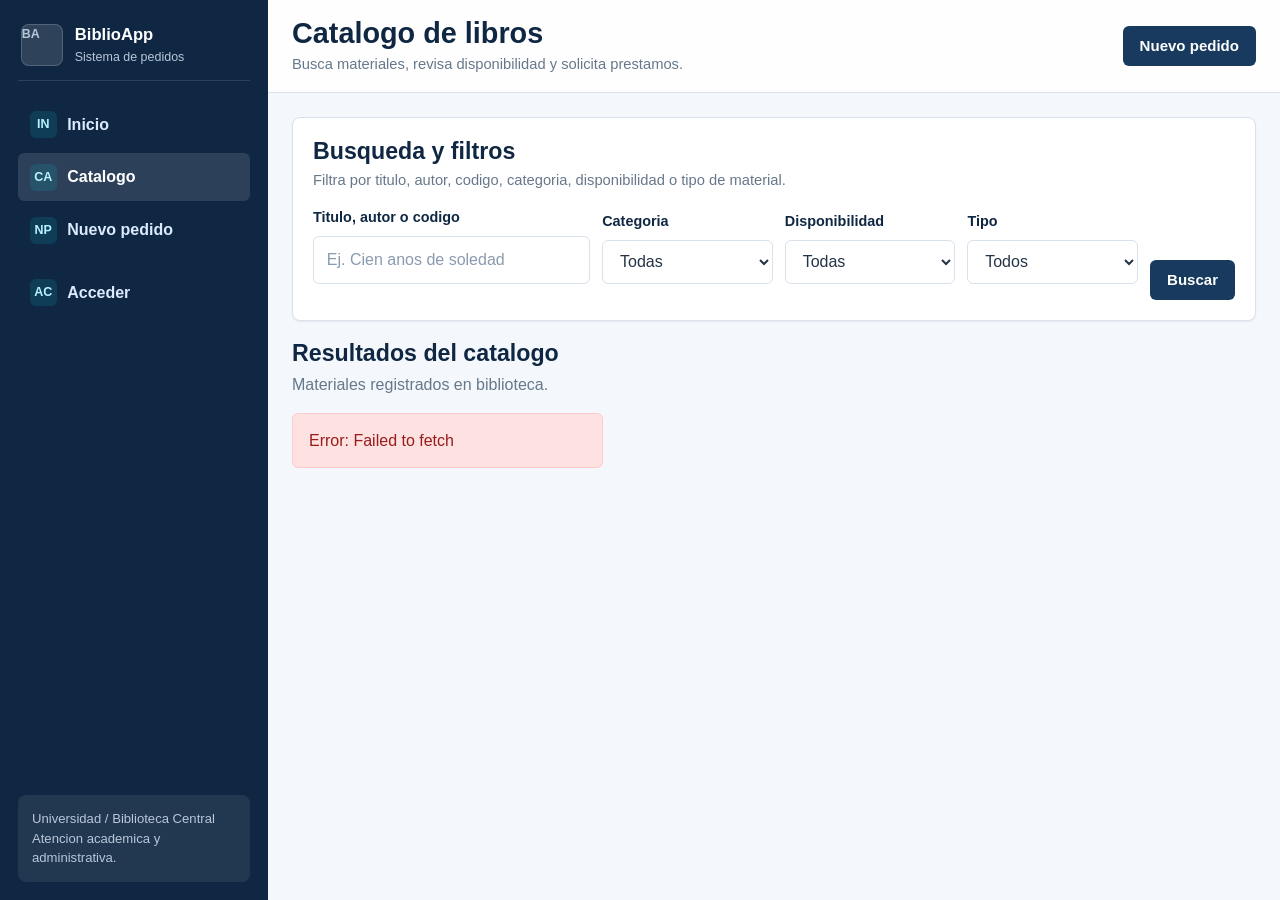
<file: frontend/index.html>
<!DOCTYPE html>
<html lang="es">
<head>
    <meta charset="UTF-8">
    <meta name="viewport" content="width=device-width, initial-scale=1.0">
    <title>BiblioApp - Catalogo de Libros</title>
    <link rel="stylesheet" href="css/styles.css?v=20260620-redesign2">
    <link rel="stylesheet" href="css/components.css?v=20260620-redesign2">
    <link rel="stylesheet" href="css/layout.css?v=20260620-redesign2">
</head>
<body>
    <div class="app-shell">
        <aside class="sidebar">
            <div class="sidebar-brand">
                <span class="brand-mark">BA</span>
                <div>
                    <strong>BiblioApp</strong>
                    <span>Sistema de pedidos</span>
                </div>
            </div>

            <ul class="sidebar-nav" id="navbar-menu">
                <li><a href="dashboard.html"><span class="nav-icon">IN</span>Inicio</a></li>
                <li><a href="index.html" class="active"><span class="nav-icon">CA</span>Catalogo</a></li>
                <li><a href="nuevo-pedido.html"><span class="nav-icon">NP</span>Nuevo pedido</a></li>
                <li><a href="mis-prestamos.html" id="mis-prestamos-link" style="display:none;"><span class="nav-icon">MP</span>Mis pedidos</a></li>
                <li><a href="admin/libros.html" id="admin-libros-link" style="display:none;"><span class="nav-icon">AD</span>Bibliotecario</a></li>
                <li><a href="login.html" id="login-link"><span class="nav-icon">AC</span>Acceder</a></li>
                <li><button id="logout-btn" style="display:none;"><span class="nav-icon">SA</span>Cerrar sesion</button></li>
            </ul>

            <div class="sidebar-footer">Universidad / Biblioteca Central<br>Atencion academica y administrativa.</div>
        </aside>

        <div class="main-area">
            <header class="topbar">
                <div class="topbar-title">
                    <h1>Catalogo de libros</h1>
                    <p>Busca materiales, revisa disponibilidad y solicita prestamos.</p>
                </div>
                <div class="topbar-actions">
                    <a href="nuevo-pedido.html" class="btn btn-primary">Nuevo pedido</a>
                </div>
            </header>

            <main class="page-content">
                <section class="filters-panel">
                    <div class="panel-title">
                        <h2>Busqueda y filtros</h2>
                        <p>Filtra por titulo, autor, codigo, categoria, disponibilidad o tipo de material.</p>
                    </div>
                    <div class="search-form">
                        <div class="form-group">
                            <label for="search-input">Titulo, autor o codigo</label>
                            <input type="text" id="search-input" placeholder="Ej. Cien anos de soledad">
                        </div>
                        <div class="form-group">
                            <label for="category-select">Categoria</label>
                            <select id="category-select">
                                <option value="">Todas</option>
                            </select>
                        </div>
                        <div class="form-group">
                            <label for="availability-filter">Disponibilidad</label>
                            <select id="availability-filter">
                                <option value="">Todas</option>
                                <option value="disponible">Disponible</option>
                                <option value="agotado">Sin stock</option>
                            </select>
                        </div>
                        <div class="form-group">
                            <label for="material-filter">Tipo</label>
                            <select id="material-filter">
                                <option value="">Todos</option>
                                <option value="libro">Libro</option>
                                <option value="tesis">Tesis</option>
                                <option value="revista">Revista</option>
                            </select>
                        </div>
                        <button id="search-btn" class="btn btn-primary">Buscar</button>
                    </div>
                </section>

                <section class="books-section">
                    <div class="page-header">
                        <div>
                            <h2>Resultados del catalogo</h2>
                            <p>Materiales registrados en biblioteca.</p>
                        </div>
                    </div>
                    <div id="books-container" class="books-grid">
                        <div class="empty-state">Cargando libros...</div>
                    </div>
                    <div class="pagination" id="pagination"></div>
                </section>
            </main>
        </div>
    </div>

    <script src="js/api.js?v=20260620-redesign"></script>
    <script src="js/auth.js?v=20260620-redesign"></script>
    <script src="js/dom.js?v=20260620-redesign"></script>
    <script src="js/libros.js?v=20260620-redesign"></script>
</body>
</html>
</file>
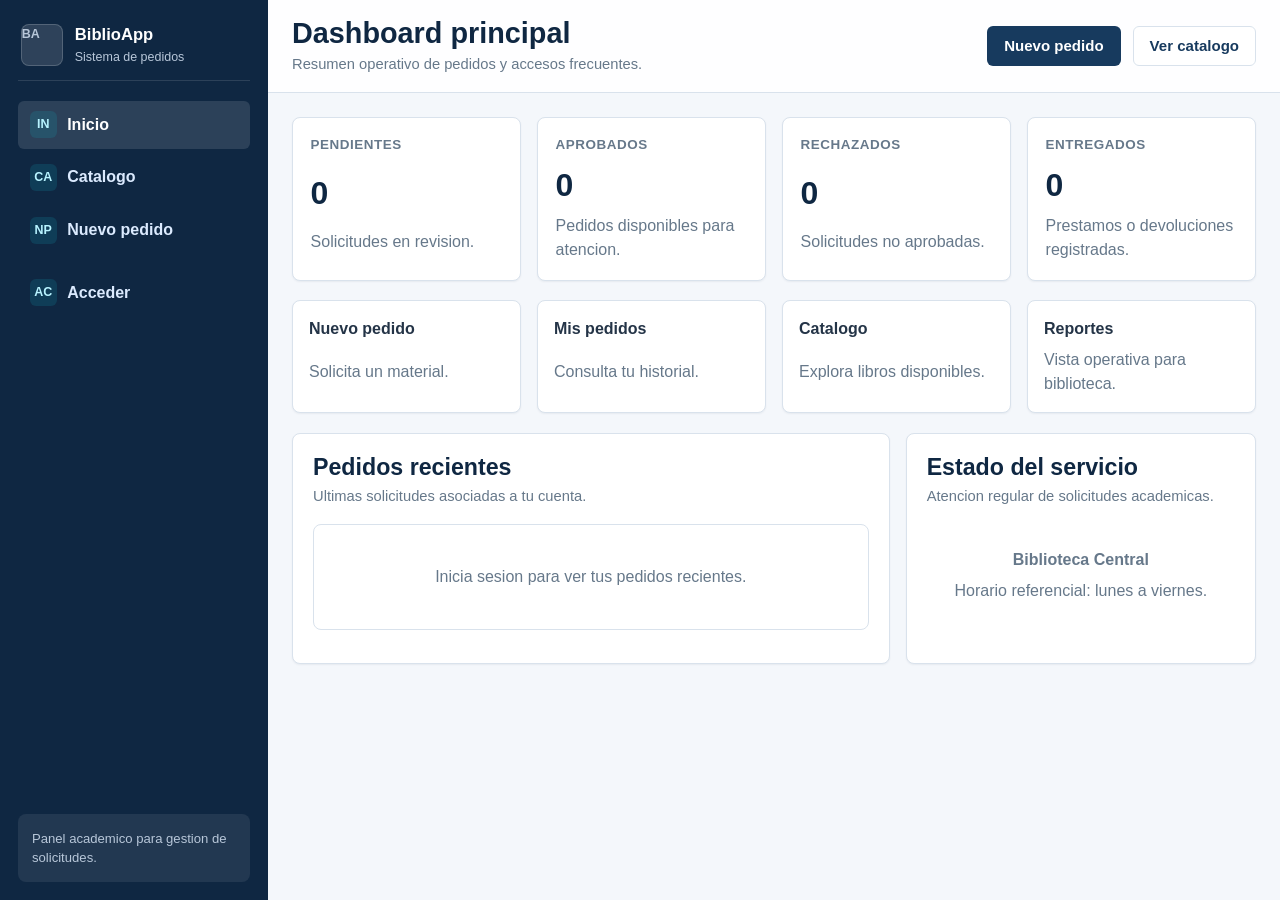
<file: frontend/dashboard.html>
<!DOCTYPE html>
<html lang="es">
<head>
    <meta charset="UTF-8">
    <meta name="viewport" content="width=device-width, initial-scale=1.0">
    <title>BiblioApp - Dashboard</title>
    <link rel="stylesheet" href="css/styles.css?v=20260620-redesign2">
    <link rel="stylesheet" href="css/components.css?v=20260620-redesign2">
    <link rel="stylesheet" href="css/layout.css?v=20260620-redesign2">
</head>
<body>
    <div class="app-shell">
        <aside class="sidebar">
            <div class="sidebar-brand">
                <span class="brand-mark">BA</span>
                <div><strong>BiblioApp</strong><span>Sistema de pedidos</span></div>
            </div>
            <ul class="sidebar-nav">
                <li><a href="dashboard.html" class="active"><span class="nav-icon">IN</span>Inicio</a></li>
                <li><a href="index.html"><span class="nav-icon">CA</span>Catalogo</a></li>
                <li><a href="nuevo-pedido.html"><span class="nav-icon">NP</span>Nuevo pedido</a></li>
                <li><a href="mis-prestamos.html" id="mis-prestamos-link" style="display:none;"><span class="nav-icon">MP</span>Mis pedidos</a></li>
                <li><a href="admin/libros.html" id="admin-libros-link" style="display:none;"><span class="nav-icon">AD</span>Bibliotecario</a></li>
                <li><a href="login.html" id="login-link"><span class="nav-icon">AC</span>Acceder</a></li>
                <li><button id="logout-btn" style="display:none;"><span class="nav-icon">SA</span>Cerrar sesion</button></li>
            </ul>
            <div class="sidebar-footer">Panel academico para gestion de solicitudes.</div>
        </aside>

        <div class="main-area">
            <header class="topbar">
                <div class="topbar-title">
                    <h1>Dashboard principal</h1>
                    <p>Resumen operativo de pedidos y accesos frecuentes.</p>
                </div>
                <div class="topbar-actions">
                    <a href="nuevo-pedido.html" class="btn btn-primary">Nuevo pedido</a>
                    <a href="index.html" class="btn btn-secondary">Ver catalogo</a>
                </div>
            </header>

            <main class="page-content">
                <section class="dashboard-grid">
                    <article class="stat-card">
                        <span class="stat-label">Pendientes</span>
                        <strong class="stat-value" id="stat-pendientes">0</strong>
                        <p>Solicitudes en revision.</p>
                    </article>
                    <article class="stat-card">
                        <span class="stat-label">Aprobados</span>
                        <strong class="stat-value" id="stat-aprobados">0</strong>
                        <p>Pedidos disponibles para atencion.</p>
                    </article>
                    <article class="stat-card">
                        <span class="stat-label">Rechazados</span>
                        <strong class="stat-value" id="stat-rechazados">0</strong>
                        <p>Solicitudes no aprobadas.</p>
                    </article>
                    <article class="stat-card">
                        <span class="stat-label">Entregados</span>
                        <strong class="stat-value" id="stat-entregados">0</strong>
                        <p>Prestamos o devoluciones registradas.</p>
                    </article>
                </section>

                <section class="quick-actions-grid">
                    <a href="nuevo-pedido.html" class="quick-action"><strong>Nuevo pedido</strong><span class="muted">Solicita un material.</span></a>
                    <a href="mis-prestamos.html" class="quick-action"><strong>Mis pedidos</strong><span class="muted">Consulta tu historial.</span></a>
                    <a href="index.html" class="quick-action"><strong>Catalogo</strong><span class="muted">Explora libros disponibles.</span></a>
                    <a href="admin/prestamos.html" class="quick-action"><strong>Reportes</strong><span class="muted">Vista operativa para biblioteca.</span></a>
                </section>

                <section class="content-grid">
                    <div class="panel">
                        <div class="panel-header">
                            <div class="panel-title">
                                <h2>Pedidos recientes</h2>
                                <p>Ultimas solicitudes asociadas a tu cuenta.</p>
                            </div>
                        </div>
                        <div id="dashboard-pedidos" class="table-wrap">
                            <div class="empty-state">Inicia sesion para ver tus pedidos recientes.</div>
                        </div>
                    </div>
                    <aside class="panel">
                        <div class="panel-title">
                            <h2>Estado del servicio</h2>
                            <p>Atencion regular de solicitudes academicas.</p>
                        </div>
                        <div class="empty-state">
                            <strong>Biblioteca Central</strong>
                            <span>Horario referencial: lunes a viernes.</span>
                        </div>
                    </aside>
                </section>
            </main>
        </div>
    </div>

    <script src="js/api.js?v=20260620-redesign"></script>
    <script src="js/auth.js?v=20260620-redesign"></script>
    <script src="js/dom.js?v=20260620-redesign"></script>
    <script src="js/dashboard.js?v=20260620-redesign"></script>
</body>
</html>
</file>
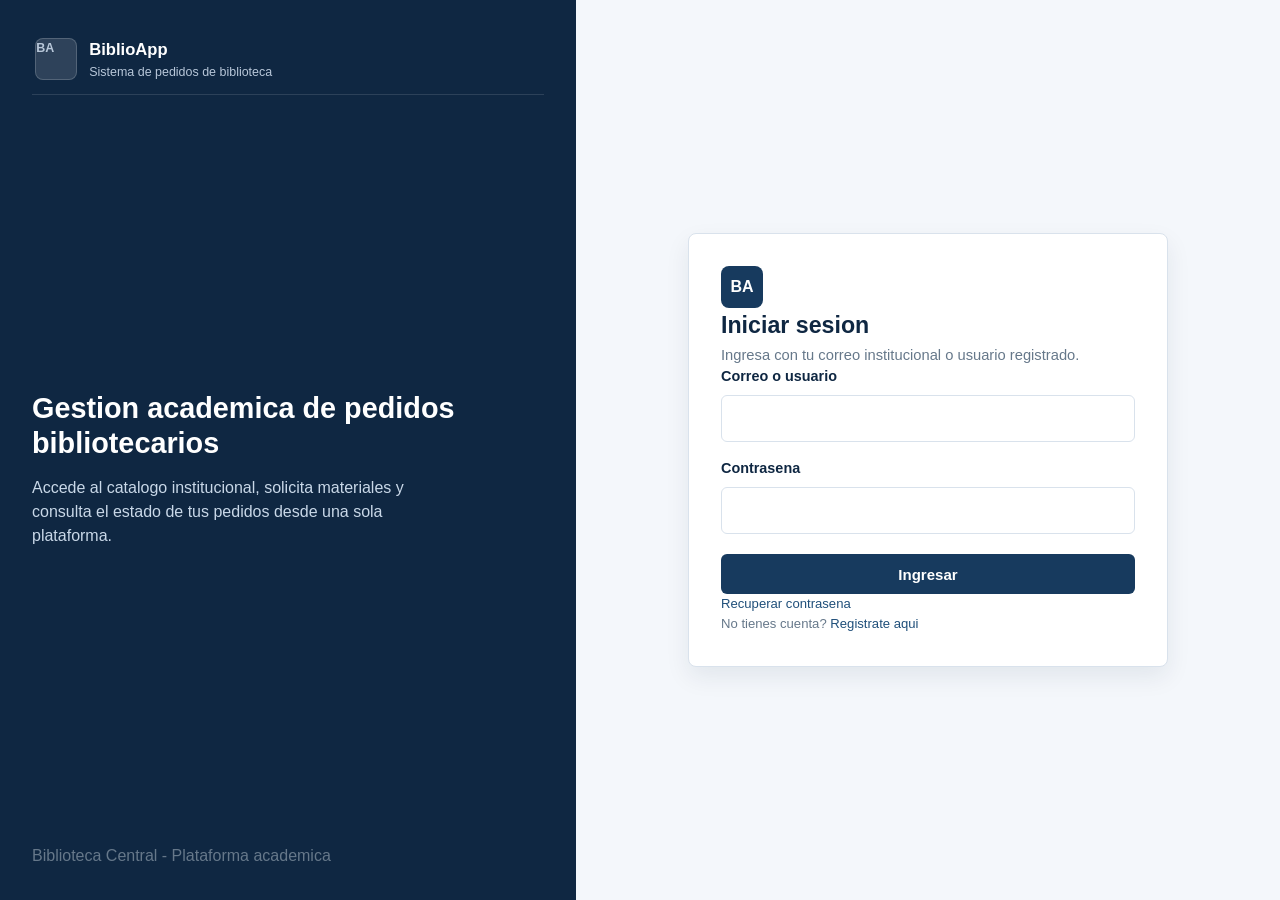
<file: frontend/login.html>
<!DOCTYPE html>
<html lang="es">
<head>
    <meta charset="UTF-8">
    <meta name="viewport" content="width=device-width, initial-scale=1.0">
    <title>BiblioApp - Iniciar sesion</title>
    <link rel="stylesheet" href="css/styles.css?v=20260620-redesign2">
    <link rel="stylesheet" href="css/components.css?v=20260620-redesign2">
    <link rel="stylesheet" href="css/layout.css?v=20260620-redesign2">
</head>
<body>
    <main class="auth-page">
        <aside class="auth-aside">
            <div class="sidebar-brand">
                <span class="brand-mark">BA</span>
                <div>
                    <strong>BiblioApp</strong>
                    <span>Sistema de pedidos de biblioteca</span>
                </div>
            </div>
            <div class="auth-copy">
                <h1>Gestion academica de pedidos bibliotecarios</h1>
                <p>Accede al catalogo institucional, solicita materiales y consulta el estado de tus pedidos desde una sola plataforma.</p>
            </div>
            <p>Biblioteca Central - Plataforma academica</p>
        </aside>

        <section class="auth-main">
            <div class="form-card">
                <div class="panel-title">
                    <span class="brand-mark">BA</span>
                    <h2>Iniciar sesion</h2>
                    <p>Ingresa con tu correo institucional o usuario registrado.</p>
                </div>
                <form id="login-form">
                    <div class="form-group">
                        <label for="email">Correo o usuario</label>
                        <input type="email" id="email" name="email" autocomplete="username" required>
                    </div>
                    <div class="form-group">
                        <label for="password">Contrasena</label>
                        <input type="password" id="password" name="password" autocomplete="current-password" required>
                    </div>
                    <div class="form-actions">
                        <button type="submit" class="btn btn-primary" style="width: 100%;">Ingresar</button>
                    </div>
                </form>
                <p class="form-hint"><a href="#">Recuperar contrasena</a></p>
                <p class="form-hint">No tienes cuenta? <a href="register.html">Registrate aqui</a></p>
            </div>
        </section>
    </main>

    <script src="js/api.js?v=20260620-redesign"></script>
    <script src="js/auth.js?v=20260620-redesign"></script>
</body>
</html>
</file>
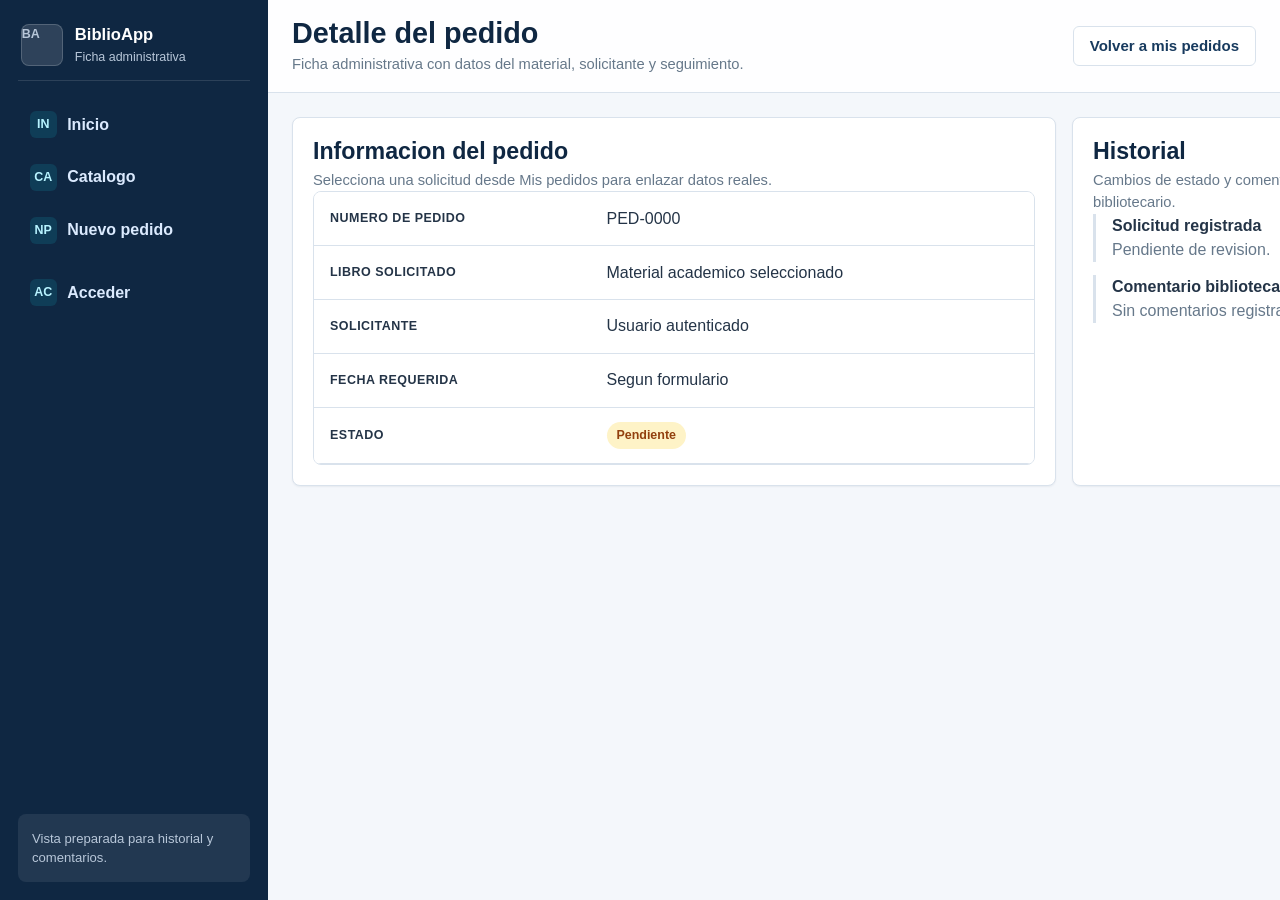
<file: frontend/pedido-detalle.html>
<!DOCTYPE html>
<html lang="es">
<head>
    <meta charset="UTF-8">
    <meta name="viewport" content="width=device-width, initial-scale=1.0">
    <title>BiblioApp - Detalle del pedido</title>
    <link rel="stylesheet" href="css/styles.css?v=20260620-redesign2">
    <link rel="stylesheet" href="css/components.css?v=20260620-redesign2">
    <link rel="stylesheet" href="css/layout.css?v=20260620-redesign2">
</head>
<body>
    <div class="app-shell">
        <aside class="sidebar">
            <div class="sidebar-brand">
                <span class="brand-mark">BA</span>
                <div><strong>BiblioApp</strong><span>Ficha administrativa</span></div>
            </div>
            <ul class="sidebar-nav">
                <li><a href="dashboard.html"><span class="nav-icon">IN</span>Inicio</a></li>
                <li><a href="index.html"><span class="nav-icon">CA</span>Catalogo</a></li>
                <li><a href="nuevo-pedido.html"><span class="nav-icon">NP</span>Nuevo pedido</a></li>
                <li><a href="mis-prestamos.html" class="active" id="mis-prestamos-link" style="display:none;"><span class="nav-icon">MP</span>Mis pedidos</a></li>
                <li><a href="admin/libros.html" id="admin-libros-link" style="display:none;"><span class="nav-icon">AD</span>Bibliotecario</a></li>
                <li><a href="login.html" id="login-link"><span class="nav-icon">AC</span>Acceder</a></li>
                <li><button id="logout-btn" style="display:none;"><span class="nav-icon">SA</span>Cerrar sesion</button></li>
            </ul>
            <div class="sidebar-footer">Vista preparada para historial y comentarios.</div>
        </aside>

        <div class="main-area">
            <header class="topbar">
                <div class="topbar-title">
                    <h1>Detalle del pedido</h1>
                    <p>Ficha administrativa con datos del material, solicitante y seguimiento.</p>
                </div>
                <a href="mis-prestamos.html" class="btn btn-secondary">Volver a mis pedidos</a>
            </header>

            <main class="page-content">
                <section class="detail-layout">
                    <article class="panel">
                        <div class="panel-title">
                            <h2>Informacion del pedido</h2>
                            <p>Selecciona una solicitud desde Mis pedidos para enlazar datos reales.</p>
                        </div>
                        <div class="table-wrap">
                            <table>
                                <tbody>
                                    <tr><th>Numero de pedido</th><td>PED-0000</td></tr>
                                    <tr><th>Libro solicitado</th><td>Material academico seleccionado</td></tr>
                                    <tr><th>Solicitante</th><td>Usuario autenticado</td></tr>
                                    <tr><th>Fecha requerida</th><td>Segun formulario</td></tr>
                                    <tr><th>Estado</th><td><span class="badge badge-pendiente">Pendiente</span></td></tr>
                                </tbody>
                            </table>
                        </div>
                    </article>
                    <aside class="panel">
                        <div class="panel-title">
                            <h2>Historial</h2>
                            <p>Cambios de estado y comentarios del bibliotecario.</p>
                        </div>
                        <ul class="timeline">
                            <li><strong>Solicitud registrada</strong><br><span class="muted">Pendiente de revision.</span></li>
                            <li><strong>Comentario bibliotecario</strong><br><span class="muted">Sin comentarios registrados.</span></li>
                        </ul>
                    </aside>
                </section>
            </main>
        </div>
    </div>

    <script src="js/api.js?v=20260620-redesign"></script>
    <script src="js/auth.js?v=20260620-redesign"></script>
</body>
</html>
</file>
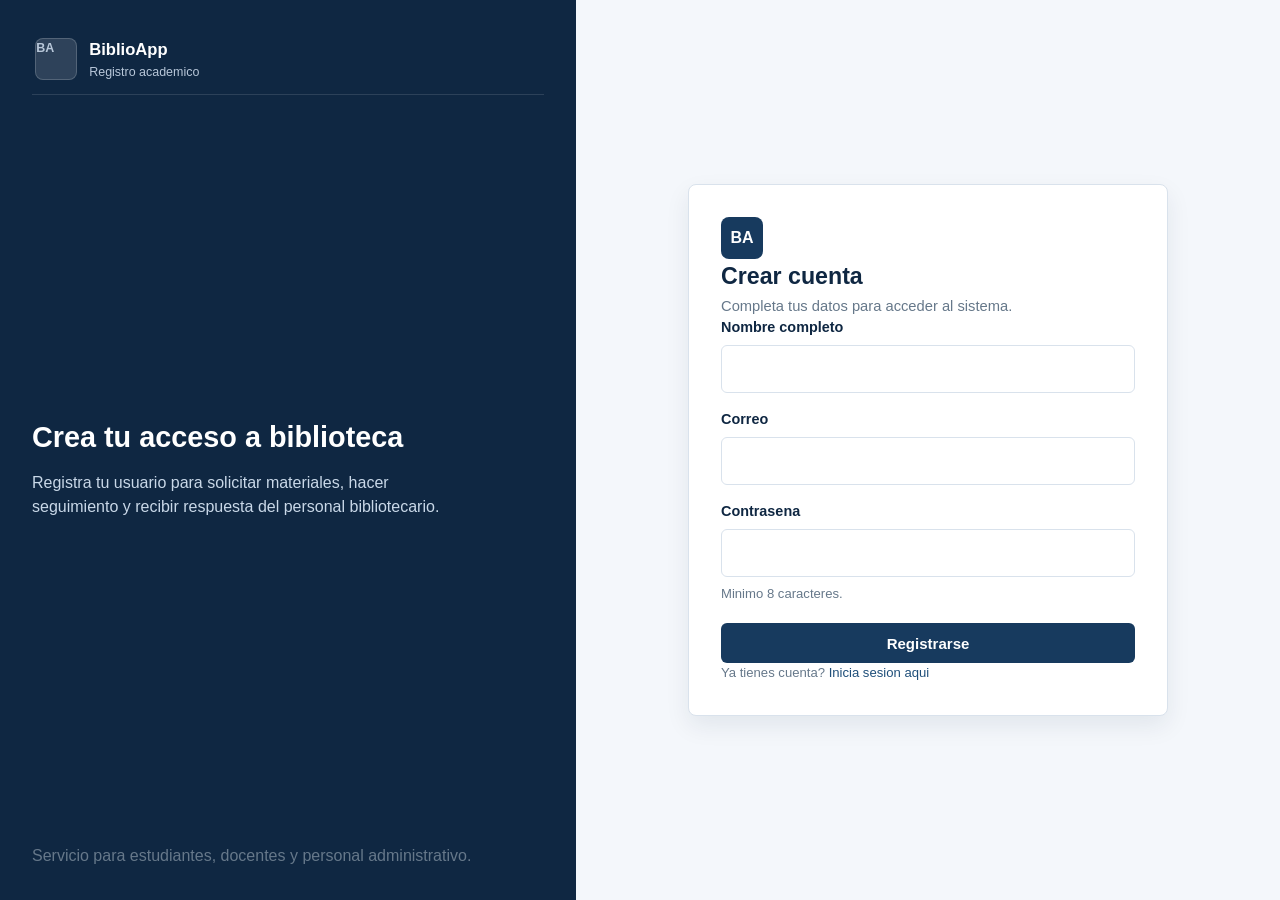
<file: frontend/register.html>
<!DOCTYPE html>
<html lang="es">
<head>
    <meta charset="UTF-8">
    <meta name="viewport" content="width=device-width, initial-scale=1.0">
    <title>BiblioApp - Registro</title>
    <link rel="stylesheet" href="css/styles.css?v=20260620-redesign2">
    <link rel="stylesheet" href="css/components.css?v=20260620-redesign2">
    <link rel="stylesheet" href="css/layout.css?v=20260620-redesign2">
</head>
<body>
    <main class="auth-page">
        <aside class="auth-aside">
            <div class="sidebar-brand">
                <span class="brand-mark">BA</span>
                <div>
                    <strong>BiblioApp</strong>
                    <span>Registro academico</span>
                </div>
            </div>
            <div class="auth-copy">
                <h1>Crea tu acceso a biblioteca</h1>
                <p>Registra tu usuario para solicitar materiales, hacer seguimiento y recibir respuesta del personal bibliotecario.</p>
            </div>
            <p>Servicio para estudiantes, docentes y personal administrativo.</p>
        </aside>

        <section class="auth-main">
            <div class="form-card">
                <div class="panel-title">
                    <span class="brand-mark">BA</span>
                    <h2>Crear cuenta</h2>
                    <p>Completa tus datos para acceder al sistema.</p>
                </div>
                <form id="register-form">
                    <div class="form-group">
                        <label for="nombre">Nombre completo</label>
                        <input type="text" id="nombre" name="nombre" autocomplete="name" required>
                    </div>
                    <div class="form-group">
                        <label for="email">Correo</label>
                        <input type="email" id="email" name="email" autocomplete="email" required>
                    </div>
                    <div class="form-group">
                        <label for="password">Contrasena</label>
                        <input type="password" id="password" name="password" autocomplete="new-password" minlength="8" required>
                        <span class="form-hint">Minimo 8 caracteres.</span>
                    </div>
                    <div class="form-actions">
                        <button type="submit" class="btn btn-primary" style="width: 100%;">Registrarse</button>
                    </div>
                </form>
                <p class="form-hint">Ya tienes cuenta? <a href="login.html">Inicia sesion aqui</a></p>
            </div>
        </section>
    </main>

    <script src="js/api.js?v=20260620-redesign"></script>
    <script src="js/auth.js?v=20260620-redesign"></script>
</body>
</html>
</file>
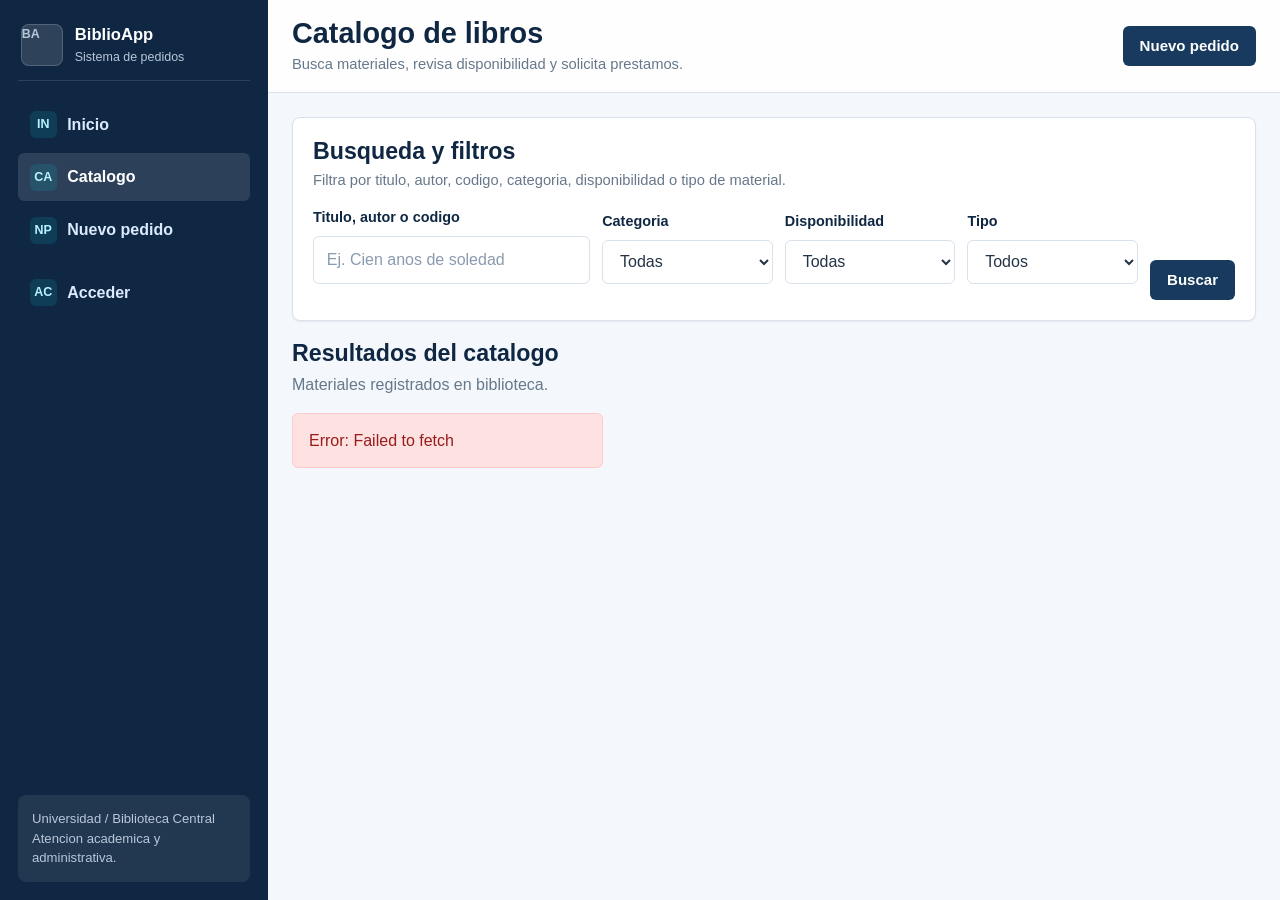
<file: frontend/admin/libros.html>
<!DOCTYPE html>
<html lang="es">
<head>
    <meta charset="UTF-8">
    <meta name="viewport" content="width=device-width, initial-scale=1.0">
    <title>BiblioApp - Gestion de libros</title>
    <link rel="stylesheet" href="../css/styles.css?v=20260620-redesign2">
    <link rel="stylesheet" href="../css/components.css?v=20260620-redesign2">
    <link rel="stylesheet" href="../css/layout.css?v=20260620-redesign2">
</head>
<body>
    <div class="app-shell">
        <aside class="sidebar">
            <div class="sidebar-brand">
                <span class="brand-mark">BA</span>
                <div><strong>BiblioApp</strong><span>Panel bibliotecario</span></div>
            </div>
            <ul class="sidebar-nav">
                <li><a href="../dashboard.html"><span class="nav-icon">IN</span>Inicio</a></li>
                <li><a href="../index.html"><span class="nav-icon">CA</span>Catalogo</a></li>
                <li><a href="libros.html" class="active"><span class="nav-icon">LB</span>Libros</a></li>
                <li><a href="prestamos.html"><span class="nav-icon">PE</span>Pedidos</a></li>
                <li><a href="usuarios.html"><span class="nav-icon">US</span>Usuarios</a></li>
                <li><button id="logout-btn"><span class="nav-icon">SA</span>Cerrar sesion</button></li>
            </ul>
            <div class="sidebar-footer">Gestion administrativa de biblioteca.</div>
        </aside>

        <div class="main-area">
            <header class="topbar">
                <div class="topbar-title">
                    <h1>Gestion de libros</h1>
                    <p>Registra, revisa y administra materiales disponibles.</p>
                </div>
                <a href="prestamos.html" class="btn btn-secondary">Ver pedidos</a>
            </header>

            <main class="page-content">
                <section class="content-grid">
                    <div class="panel">
                        <div class="panel-title">
                            <h2>Agregar nuevo libro</h2>
                            <p>Completa los datos bibliograficos principales.</p>
                        </div>
                        <form id="libro-form">
                            <div class="form-group">
                                <label for="titulo">Titulo</label>
                                <input type="text" id="titulo" required>
                            </div>
                            <div class="form-group">
                                <label for="autor">Autor</label>
                                <input type="text" id="autor" required>
                            </div>
                            <div class="form-group">
                                <label for="isbn">Codigo ISBN</label>
                                <input type="text" id="isbn">
                            </div>
                            <div class="form-group">
                                <label for="categoria">Categoria</label>
                                <input type="text" id="categoria" required>
                            </div>
                            <div class="filters-grid">
                                <div class="form-group">
                                    <label for="anio_publicacion">Ano</label>
                                    <input type="number" id="anio_publicacion">
                                </div>
                                <div class="form-group">
                                    <label for="stock_total">Stock total</label>
                                    <input type="number" id="stock_total" value="1" min="1" required>
                                </div>
                            </div>
                            <div class="form-group">
                                <label for="descripcion">Descripcion</label>
                                <textarea id="descripcion"></textarea>
                            </div>
                            <div class="form-actions">
                                <button type="submit" class="btn btn-primary">Agregar libro</button>
                            </div>
                        </form>
                    </div>

                    <div class="panel">
                        <div class="panel-header">
                            <div class="panel-title">
                                <h2>Libros registrados</h2>
                                <p>Inventario actual con disponibilidad.</p>
                            </div>
                        </div>
                        <div id="libros-container" class="libros-table">
                            <div class="empty-state">Cargando libros...</div>
                        </div>
                    </div>
                </section>
            </main>
        </div>
    </div>

    <script src="../js/api.js?v=20260620-redesign"></script>
    <script src="../js/auth.js?v=20260620-redesign"></script>
    <script src="../js/dom.js?v=20260620-redesign"></script>
    <script src="../js/admin.js?v=20260620-redesign"></script>
</body>
</html>
</file>
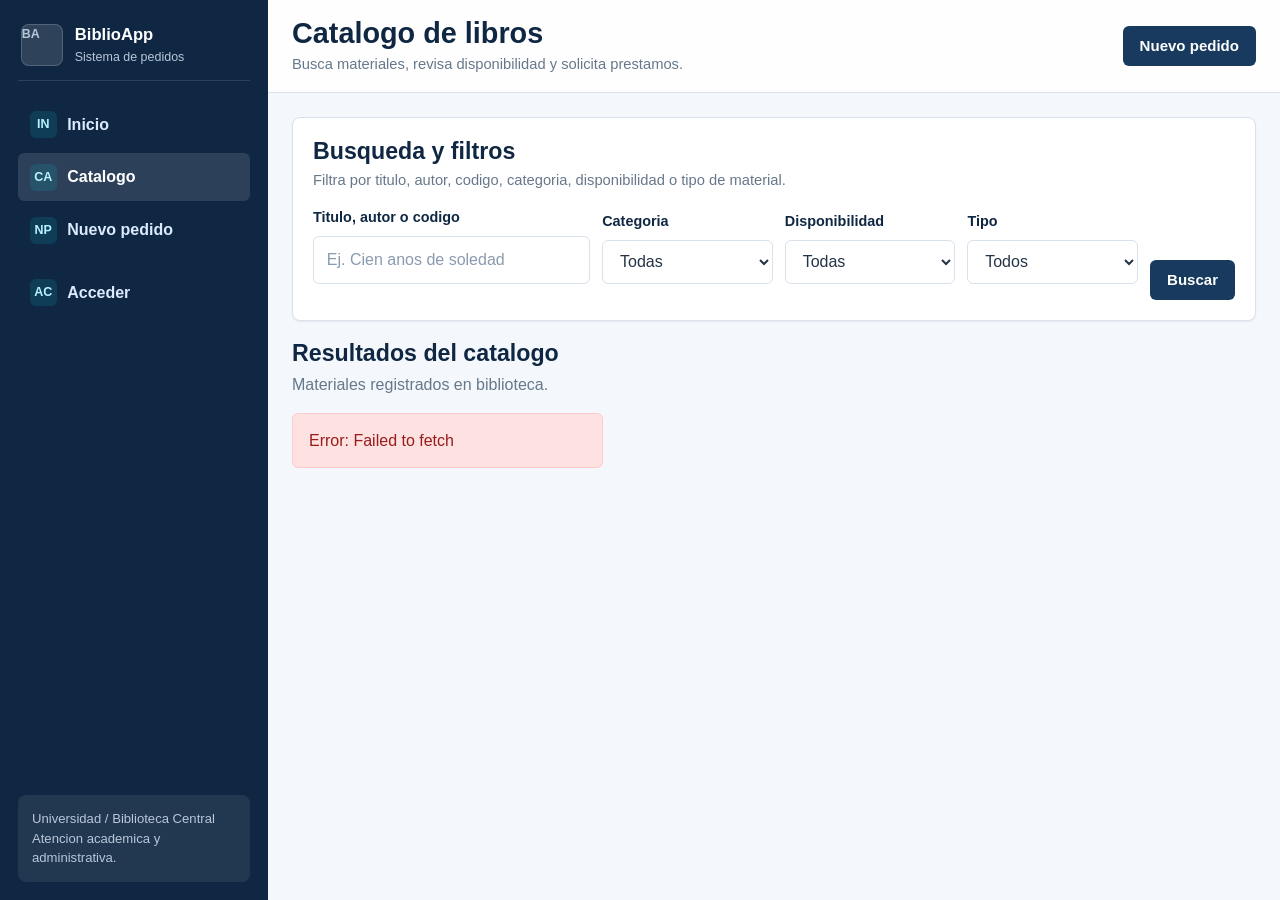
<file: frontend/admin/prestamos.html>
<!DOCTYPE html>
<html lang="es">
<head>
    <meta charset="UTF-8">
    <meta name="viewport" content="width=device-width, initial-scale=1.0">
    <title>BiblioApp - Pedidos recibidos</title>
    <link rel="stylesheet" href="../css/styles.css?v=20260620-redesign2">
    <link rel="stylesheet" href="../css/components.css?v=20260620-redesign2">
    <link rel="stylesheet" href="../css/layout.css?v=20260620-redesign2">
</head>
<body>
    <div class="app-shell">
        <aside class="sidebar">
            <div class="sidebar-brand">
                <span class="brand-mark">BA</span>
                <div><strong>BiblioApp</strong><span>Panel bibliotecario</span></div>
            </div>
            <ul class="sidebar-nav">
                <li><a href="../dashboard.html"><span class="nav-icon">IN</span>Inicio</a></li>
                <li><a href="../index.html"><span class="nav-icon">CA</span>Catalogo</a></li>
                <li><a href="libros.html"><span class="nav-icon">LB</span>Libros</a></li>
                <li><a href="prestamos.html" class="active"><span class="nav-icon">PE</span>Pedidos</a></li>
                <li><a href="usuarios.html"><span class="nav-icon">US</span>Usuarios</a></li>
                <li><button id="logout-btn"><span class="nav-icon">SA</span>Cerrar sesion</button></li>
            </ul>
            <div class="sidebar-footer">Gestion rapida de solicitudes recibidas.</div>
        </aside>

        <div class="main-area">
            <header class="topbar">
                <div class="topbar-title">
                    <h1>Pedidos recibidos</h1>
                    <p>Aprueba, rechaza o registra entregas desde una vista clara.</p>
                </div>
            </header>

            <main class="page-content">
                <section class="filters-panel">
                    <div class="filters-grid">
                        <div class="form-group">
                            <label for="admin-estado-filter">Estado</label>
                            <select id="admin-estado-filter">
                                <option value="">Todos</option>
                                <option value="activo">Activo</option>
                                <option value="devuelto">Devuelto</option>
                            </select>
                        </div>
                        <div class="form-group">
                            <label for="admin-fecha-filter">Fecha</label>
                            <input type="date" id="admin-fecha-filter">
                        </div>
                        <button id="admin-filtrar-pedidos" class="btn btn-primary">Filtrar</button>
                    </div>
                </section>

                <section class="panel">
                    <div class="panel-header">
                        <div class="panel-title">
                            <h2>Lista de pedidos</h2>
                            <p>Solicitudes registradas por usuarios del sistema.</p>
                        </div>
                    </div>
                    <div id="prestamos-container" class="prestamos-table">
                        <div class="empty-state">Cargando pedidos...</div>
                    </div>
                </section>
            </main>
        </div>
    </div>

    <script src="../js/api.js?v=20260620-redesign"></script>
    <script src="../js/auth.js?v=20260620-redesign"></script>
    <script src="../js/dom.js?v=20260620-redesign"></script>
    <script src="../js/admin.js?v=20260620-redesign"></script>
</body>
</html>
</file>
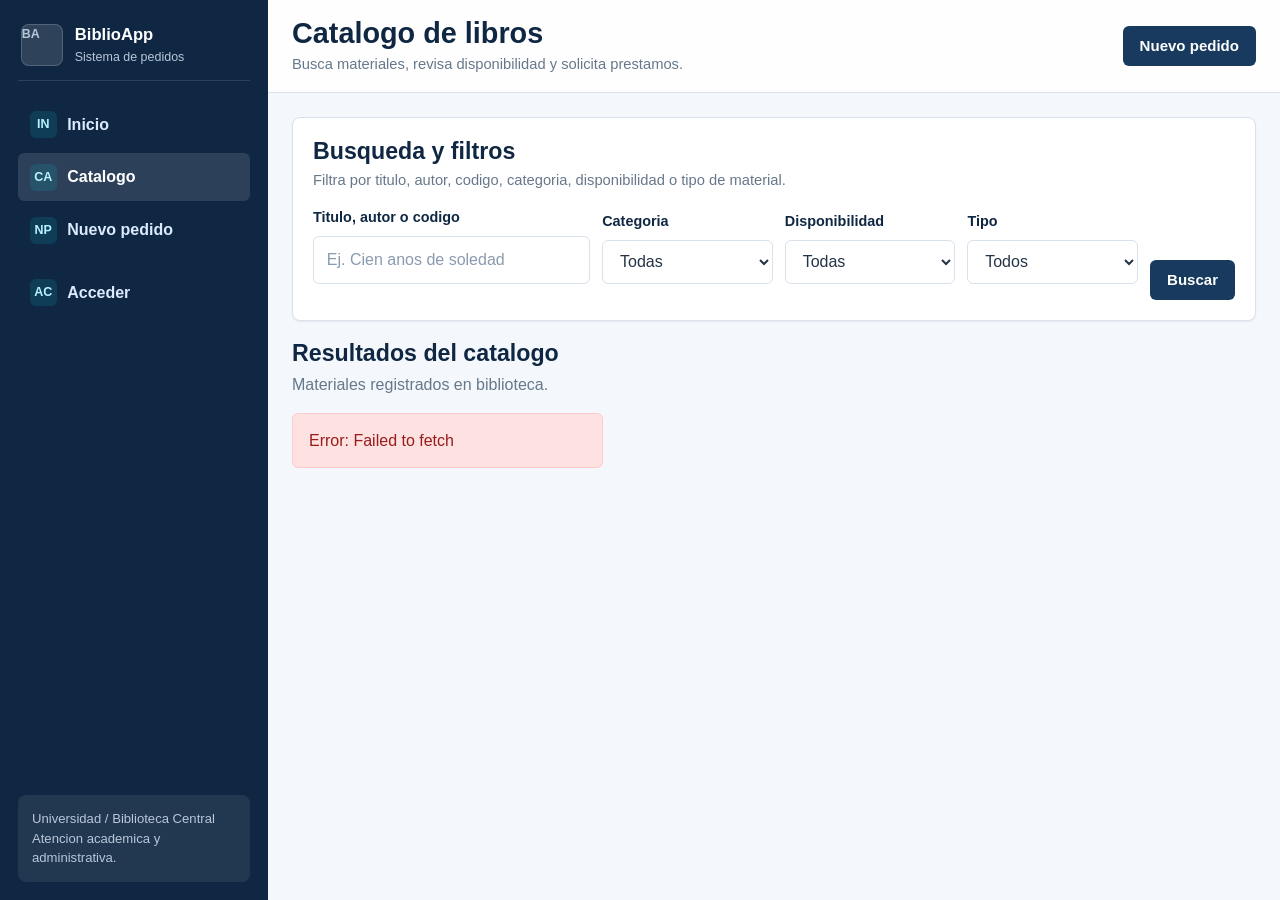
<file: frontend/admin/usuarios.html>
<!DOCTYPE html>
<html lang="es">
<head>
    <meta charset="UTF-8">
    <meta name="viewport" content="width=device-width, initial-scale=1.0">
    <title>BiblioApp - Usuarios</title>
    <link rel="stylesheet" href="../css/styles.css?v=20260620-redesign2">
    <link rel="stylesheet" href="../css/components.css?v=20260620-redesign2">
    <link rel="stylesheet" href="../css/layout.css?v=20260620-redesign2">
</head>
<body>
    <div class="app-shell">
        <aside class="sidebar">
            <div class="sidebar-brand">
                <span class="brand-mark">BA</span>
                <div><strong>BiblioApp</strong><span>Panel bibliotecario</span></div>
            </div>
            <ul class="sidebar-nav">
                <li><a href="../dashboard.html"><span class="nav-icon">IN</span>Inicio</a></li>
                <li><a href="../index.html"><span class="nav-icon">CA</span>Catalogo</a></li>
                <li><a href="libros.html"><span class="nav-icon">LB</span>Libros</a></li>
                <li><a href="prestamos.html"><span class="nav-icon">PE</span>Pedidos</a></li>
                <li><a href="usuarios.html" class="active"><span class="nav-icon">US</span>Usuarios</a></li>
                <li><button id="logout-btn"><span class="nav-icon">SA</span>Cerrar sesion</button></li>
            </ul>
            <div class="sidebar-footer">Administracion de usuarios institucionales.</div>
        </aside>

        <div class="main-area">
            <header class="topbar">
                <div class="topbar-title">
                    <h1>Usuarios</h1>
                    <p>Vista preparada para gestion de estudiantes, docentes y personal.</p>
                </div>
            </header>

            <main class="page-content">
                <section class="panel">
                    <div class="panel-header">
                        <div class="panel-title">
                            <h2>Directorio de usuarios</h2>
                            <p>Administra acceso, estado y permisos de usuarios registrados.</p>
                        </div>
                        <button id="usuarios-refresh" class="btn btn-secondary">Actualizar</button>
                    </div>
                    <div id="usuarios-container" class="usuarios-table">
                        <div class="empty-state">Cargando usuarios...</div>
                    </div>
                </section>
            </main>
        </div>
    </div>

    <script src="../js/api.js?v=20260620-redesign"></script>
    <script src="../js/auth.js?v=20260620-redesign"></script>
    <script src="../js/dom.js?v=20260620-redesign"></script>
    <script src="../js/admin.js?v=20260620-redesign"></script>
</body>
</html>
</file>
<file: frontend/css/styles.css>
:root {
    --color-primary-900: #0f2742;
    --color-primary-800: #173a5e;
    --color-primary-700: #1f4f7a;
    --color-accent: #0ea5b7;
    --color-success: #15803d;
    --color-success-soft: #dcfce7;
    --color-warning: #b45309;
    --color-warning-soft: #fef3c7;
    --color-danger: #b91c1c;
    --color-danger-soft: #fee2e2;
    --color-info-soft: #e0f2fe;
    --color-bg: #f4f7fb;
    --color-surface: #ffffff;
    --color-surface-muted: #f8fafc;
    --color-border: #d9e2ec;
    --color-border-strong: #c3ceda;
    --color-text: #243447;
    --color-text-muted: #66788a;
    --shadow-sm: 0 1px 2px rgba(15, 39, 66, 0.06);
    --shadow-md: 0 10px 24px rgba(15, 39, 66, 0.08);
    --radius-sm: 6px;
    --radius-md: 8px;
    --sidebar-width: 268px;
}

* {
    box-sizing: border-box;
    margin: 0;
    padding: 0;
}

html {
    font-size: 16px;
}

body {
    min-height: 100vh;
    color: var(--color-text);
    background: var(--color-bg);
    font-family: "Segoe UI", Roboto, "Helvetica Neue", Arial, sans-serif;
    line-height: 1.5;
}

a {
    color: var(--color-primary-700);
    text-decoration: none;
}

a:hover {
    text-decoration: underline;
}

.container {
    width: min(1180px, calc(100% - 32px));
    margin: 0 auto;
}

h1,
h2,
h3,
h4 {
    color: var(--color-primary-900);
    font-weight: 700;
    line-height: 1.2;
}

h1 {
    font-size: 1.8rem;
}

h2 {
    font-size: 1.45rem;
}

h3 {
    font-size: 1.05rem;
}

p {
    color: var(--color-text-muted);
}

input,
textarea,
select {
    width: 100%;
    min-height: 44px;
    padding: 0.68rem 0.8rem;
    color: var(--color-text);
    background: var(--color-surface);
    border: 1px solid var(--color-border);
    border-radius: var(--radius-sm);
    font: inherit;
}

textarea {
    min-height: 116px;
    resize: vertical;
}

input:focus,
textarea:focus,
select:focus {
    outline: none;
    border-color: var(--color-accent);
    box-shadow: 0 0 0 3px rgba(14, 165, 183, 0.16);
}

label {
    color: var(--color-primary-900);
}

::placeholder {
    color: #8a9bae;
}

.muted {
    color: var(--color-text-muted);
}

.text-right {
    text-align: right;
}

.sr-only {
    position: absolute;
    width: 1px;
    height: 1px;
    padding: 0;
    overflow: hidden;
    clip: rect(0, 0, 0, 0);
    white-space: nowrap;
    border: 0;
}
</file>
<file: frontend/css/components.css>
.btn {
    min-height: 40px;
    display: inline-flex;
    align-items: center;
    justify-content: center;
    gap: 0.45rem;
    padding: 0.65rem 1rem;
    border: 1px solid transparent;
    border-radius: var(--radius-sm);
    font-size: 0.94rem;
    font-weight: 650;
    line-height: 1;
    cursor: pointer;
    transition: background 0.18s ease, border-color 0.18s ease, box-shadow 0.18s ease;
}

.btn:hover {
    text-decoration: none;
    box-shadow: var(--shadow-sm);
}

.btn-primary {
    background: var(--color-primary-800);
    color: #fff;
}

.btn-primary:hover {
    background: var(--color-primary-900);
}

.btn-secondary {
    background: var(--color-surface);
    color: var(--color-primary-800);
    border-color: var(--color-border);
}

.btn-secondary:hover {
    border-color: var(--color-primary-700);
}

.btn-success {
    background: var(--color-success);
    color: #fff;
}

.btn-danger {
    background: var(--color-danger);
    color: #fff;
}

.btn-warning {
    background: var(--color-warning);
    color: #fff;
}

.btn-link {
    min-height: auto;
    padding: 0;
    color: var(--color-primary-700);
    background: transparent;
    border: 0;
}

.btn:disabled {
    opacity: 0.58;
    cursor: not-allowed;
}

.card,
.panel,
.form-card,
.book-card,
.stat-card,
.quick-action,
.detail-card {
    background: var(--color-surface);
    border: 1px solid var(--color-border);
    border-radius: var(--radius-md);
    box-shadow: var(--shadow-sm);
}

.panel {
    padding: 1.25rem;
}

.panel-header {
    display: flex;
    align-items: flex-start;
    justify-content: space-between;
    gap: 1rem;
    margin-bottom: 1rem;
}

.panel-title {
    display: grid;
    gap: 0.25rem;
}

.panel-title p {
    font-size: 0.92rem;
}

.form-card {
    width: min(100%, 480px);
    padding: 2rem;
    box-shadow: var(--shadow-md);
}

.form-group {
    display: grid;
    gap: 0.42rem;
    margin-bottom: 1rem;
}

.form-group label {
    font-size: 0.9rem;
    font-weight: 650;
}

.form-hint {
    font-size: 0.82rem;
    color: var(--color-text-muted);
}

.form-actions {
    display: flex;
    gap: 0.75rem;
    justify-content: flex-end;
    margin-top: 1.25rem;
}

.brand-mark {
    width: 42px;
    height: 42px;
    display: inline-flex;
    align-items: center;
    justify-content: center;
    color: #fff;
    background: var(--color-primary-800);
    border-radius: var(--radius-md);
    font-weight: 800;
    letter-spacing: 0;
}

.badge {
    display: inline-flex;
    align-items: center;
    justify-content: center;
    min-height: 26px;
    padding: 0.25rem 0.62rem;
    border-radius: 999px;
    font-size: 0.78rem;
    font-weight: 700;
    white-space: nowrap;
}

.badge-success,
.badge-aprobado,
.badge-entregado {
    color: #166534;
    background: var(--color-success-soft);
}

.badge-danger,
.badge-rechazado,
.badge-vencido {
    color: #991b1b;
    background: var(--color-danger-soft);
}

.badge-warning,
.badge-pendiente,
.badge-activo {
    color: #92400e;
    background: var(--color-warning-soft);
}

.badge-info {
    color: #075985;
    background: var(--color-info-soft);
}

.book-card {
    min-height: 100%;
    display: flex;
    flex-direction: column;
    overflow: hidden;
    transition: border-color 0.18s ease, box-shadow 0.18s ease;
}

.book-card:hover {
    border-color: var(--color-border-strong);
    box-shadow: var(--shadow-md);
}

.book-card-content {
    display: flex;
    flex: 1;
    flex-direction: column;
    gap: 0.72rem;
    padding: 1.1rem;
}

.book-card h3 {
    font-size: 1rem;
}

.book-meta {
    display: grid;
    gap: 0.28rem;
    color: var(--color-text-muted);
    font-size: 0.88rem;
}

.book-description {
    color: var(--color-text-muted);
    font-size: 0.88rem;
}

.book-card .actions {
    display: flex;
    gap: 0.6rem;
    margin-top: auto;
}

.book-card .actions .btn {
    flex: 1;
}

.table-wrap {
    width: 100%;
    overflow-x: auto;
    background: var(--color-surface);
    border: 1px solid var(--color-border);
    border-radius: var(--radius-md);
}

table {
    width: 100%;
    min-width: 720px;
    border-collapse: collapse;
    background: var(--color-surface);
}

.table-select {
    width: min(100%, 180px);
    min-height: 38px;
    padding: 0.48rem 0.65rem;
}

thead {
    color: var(--color-primary-900);
    background: var(--color-surface-muted);
}

th,
td {
    padding: 0.9rem 1rem;
    text-align: left;
    border-bottom: 1px solid var(--color-border);
    vertical-align: middle;
}

th {
    font-size: 0.78rem;
    font-weight: 800;
    letter-spacing: 0.04em;
    text-transform: uppercase;
}

tbody tr:hover {
    background: #fbfdff;
}

.empty-state {
    display: grid;
    gap: 0.45rem;
    place-items: center;
    padding: 2.5rem 1rem;
    color: var(--color-text-muted);
    text-align: center;
}

.alert {
    padding: 0.9rem 1rem;
    border-radius: var(--radius-sm);
    border: 1px solid var(--color-border);
}

.alert-danger {
    color: #991b1b;
    background: var(--color-danger-soft);
    border-color: #fecaca;
}

.pagination {
    display: flex;
    flex-wrap: wrap;
    gap: 0.5rem;
    justify-content: center;
    margin: 1.5rem 0 0;
}

.pagination button {
    min-width: 40px;
    min-height: 38px;
    padding: 0.4rem 0.72rem;
    color: var(--color-primary-800);
    background: var(--color-surface);
    border: 1px solid var(--color-border);
    border-radius: var(--radius-sm);
    cursor: pointer;
}

.pagination button:hover:not(:disabled) {
    color: #fff;
    background: var(--color-primary-800);
}

.pagination button:disabled {
    color: var(--color-text-muted);
    background: var(--color-surface-muted);
}
</file>
<file: frontend/css/layout.css>
.app-shell {
    min-height: 100vh;
    display: grid;
    grid-template-columns: var(--sidebar-width) minmax(0, 1fr);
}

.sidebar {
    position: sticky;
    top: 0;
    height: 100vh;
    display: flex;
    flex-direction: column;
    gap: 1.25rem;
    padding: 1.1rem;
    color: #dbeafe;
    background: var(--color-primary-900);
}

.sidebar-brand {
    display: flex;
    align-items: center;
    gap: 0.75rem;
    padding: 0.35rem 0.2rem 0.8rem;
    border-bottom: 1px solid rgba(255, 255, 255, 0.12);
}

.sidebar-brand .brand-mark {
    background: rgba(255, 255, 255, 0.13);
    border: 1px solid rgba(255, 255, 255, 0.18);
}

.sidebar-brand strong {
    display: block;
    color: #fff;
    font-size: 1.04rem;
}

.sidebar-brand span {
    display: block;
    color: #b8c7d9;
    font-size: 0.78rem;
}

.sidebar-nav {
    display: grid;
    gap: 0.3rem;
    list-style: none;
}

.sidebar-nav a,
.sidebar-nav button {
    width: 100%;
    min-height: 40px;
    display: flex;
    align-items: center;
    gap: 0.65rem;
    padding: 0.65rem 0.75rem;
    color: #dbeafe;
    background: transparent;
    border: 0;
    border-radius: var(--radius-sm);
    font: inherit;
    font-weight: 600;
    text-align: left;
    cursor: pointer;
}

.sidebar-nav a:hover,
.sidebar-nav button:hover,
.sidebar-nav .active {
    color: #fff;
    background: rgba(255, 255, 255, 0.12);
    text-decoration: none;
}

.nav-icon {
    width: 1.7rem;
    height: 1.7rem;
    display: inline-flex;
    align-items: center;
    justify-content: center;
    color: #b7f3ff;
    background: rgba(14, 165, 183, 0.18);
    border-radius: var(--radius-sm);
    font-size: 0.78rem;
    font-weight: 800;
}

.sidebar-footer {
    margin-top: auto;
    padding: 0.9rem;
    color: #b8c7d9;
    background: rgba(255, 255, 255, 0.08);
    border-radius: var(--radius-md);
    font-size: 0.82rem;
}

.main-area {
    min-width: 0;
    display: flex;
    flex-direction: column;
}

.topbar {
    min-height: 72px;
    display: flex;
    align-items: center;
    justify-content: space-between;
    gap: 1rem;
    padding: 1rem 1.5rem;
    background: rgba(255, 255, 255, 0.86);
    border-bottom: 1px solid var(--color-border);
    backdrop-filter: blur(12px);
}

.topbar-title {
    display: grid;
    gap: 0.18rem;
}

.topbar-title p {
    font-size: 0.92rem;
}

.topbar-actions {
    display: flex;
    align-items: center;
    gap: 0.75rem;
}

.page-content {
    width: min(1240px, 100%);
    display: grid;
    gap: 1.2rem;
    padding: 1.5rem;
}

.page-header {
    display: flex;
    align-items: flex-end;
    justify-content: space-between;
    gap: 1rem;
}

.page-header p {
    margin-top: 0.35rem;
}

.dashboard-grid {
    display: grid;
    grid-template-columns: repeat(4, minmax(0, 1fr));
    gap: 1rem;
}

.stat-card {
    display: grid;
    gap: 0.35rem;
    padding: 1.1rem;
}

.stat-label {
    color: var(--color-text-muted);
    font-size: 0.84rem;
    font-weight: 700;
    text-transform: uppercase;
    letter-spacing: 0.04em;
}

.stat-value {
    color: var(--color-primary-900);
    font-size: 2rem;
    font-weight: 800;
}

.content-grid {
    display: grid;
    grid-template-columns: 1.45fr 0.85fr;
    gap: 1rem;
}

.quick-actions-grid {
    display: grid;
    grid-template-columns: repeat(4, minmax(0, 1fr));
    gap: 1rem;
}

.quick-action {
    display: grid;
    gap: 0.45rem;
    padding: 1rem;
    color: var(--color-text);
}

.quick-action:hover {
    border-color: var(--color-accent);
    text-decoration: none;
    box-shadow: var(--shadow-md);
}

.filters-panel,
.search-section {
    display: grid;
    gap: 1rem;
    padding: 1.25rem;
    background: var(--color-surface);
    border: 1px solid var(--color-border);
    border-radius: var(--radius-md);
    box-shadow: var(--shadow-sm);
}

.search-form,
.filters-grid {
    display: grid;
    grid-template-columns: 1.3fr 0.8fr 0.8fr 0.8fr auto;
    gap: 0.75rem;
    align-items: end;
}

.books-section {
    display: grid;
    gap: 1rem;
}

.books-grid {
    display: grid;
    grid-template-columns: repeat(auto-fill, minmax(260px, 1fr));
    gap: 1rem;
}

.prestamos-table,
.usuarios-table,
.libros-table {
    display: grid;
    gap: 1rem;
}

.admin-section {
    display: grid;
    gap: 1rem;
}

.auth-page {
    min-height: 100vh;
    display: grid;
    grid-template-columns: 0.9fr 1.1fr;
    background: var(--color-bg);
}

.auth-aside {
    display: flex;
    flex-direction: column;
    justify-content: space-between;
    padding: 2rem;
    color: #dbeafe;
    background: var(--color-primary-900);
}

.auth-aside h1,
.auth-aside h2 {
    color: #fff;
}

.auth-copy {
    display: grid;
    gap: 1rem;
    max-width: 430px;
}

.auth-copy p {
    color: #c9d8e8;
}

.auth-main {
    display: grid;
    place-items: center;
    padding: 2rem;
}

.detail-layout {
    display: grid;
    grid-template-columns: 1fr 360px;
    gap: 1rem;
}

.timeline {
    display: grid;
    gap: 0.85rem;
    list-style: none;
}

.timeline li {
    padding-left: 1rem;
    border-left: 3px solid var(--color-border);
}

@media (max-width: 1040px) {
    .app-shell,
    .auth-page {
        grid-template-columns: 1fr;
    }

    .sidebar {
        position: static;
        height: auto;
    }

    .sidebar-nav {
        grid-template-columns: repeat(2, minmax(0, 1fr));
    }

    .sidebar-footer {
        display: none;
    }

    .dashboard-grid,
    .quick-actions-grid {
        grid-template-columns: repeat(2, minmax(0, 1fr));
    }

    .content-grid,
    .detail-layout {
        grid-template-columns: 1fr;
    }

    .search-form,
    .filters-grid {
        grid-template-columns: 1fr 1fr;
    }
}

@media (max-width: 680px) {
    .topbar,
    .page-header,
    .panel-header,
    .form-actions {
        align-items: stretch;
        flex-direction: column;
    }

    .page-content {
        padding: 1rem;
    }

    .sidebar-nav,
    .dashboard-grid,
    .quick-actions-grid,
    .search-form,
    .filters-grid {
        grid-template-columns: 1fr;
    }

    .topbar-actions {
        width: 100%;
        flex-direction: column;
        align-items: stretch;
    }

    .books-grid {
        grid-template-columns: 1fr;
    }

    .auth-aside {
        padding: 1.25rem;
    }

    .auth-main {
        padding: 1.25rem;
    }
}
</file>
